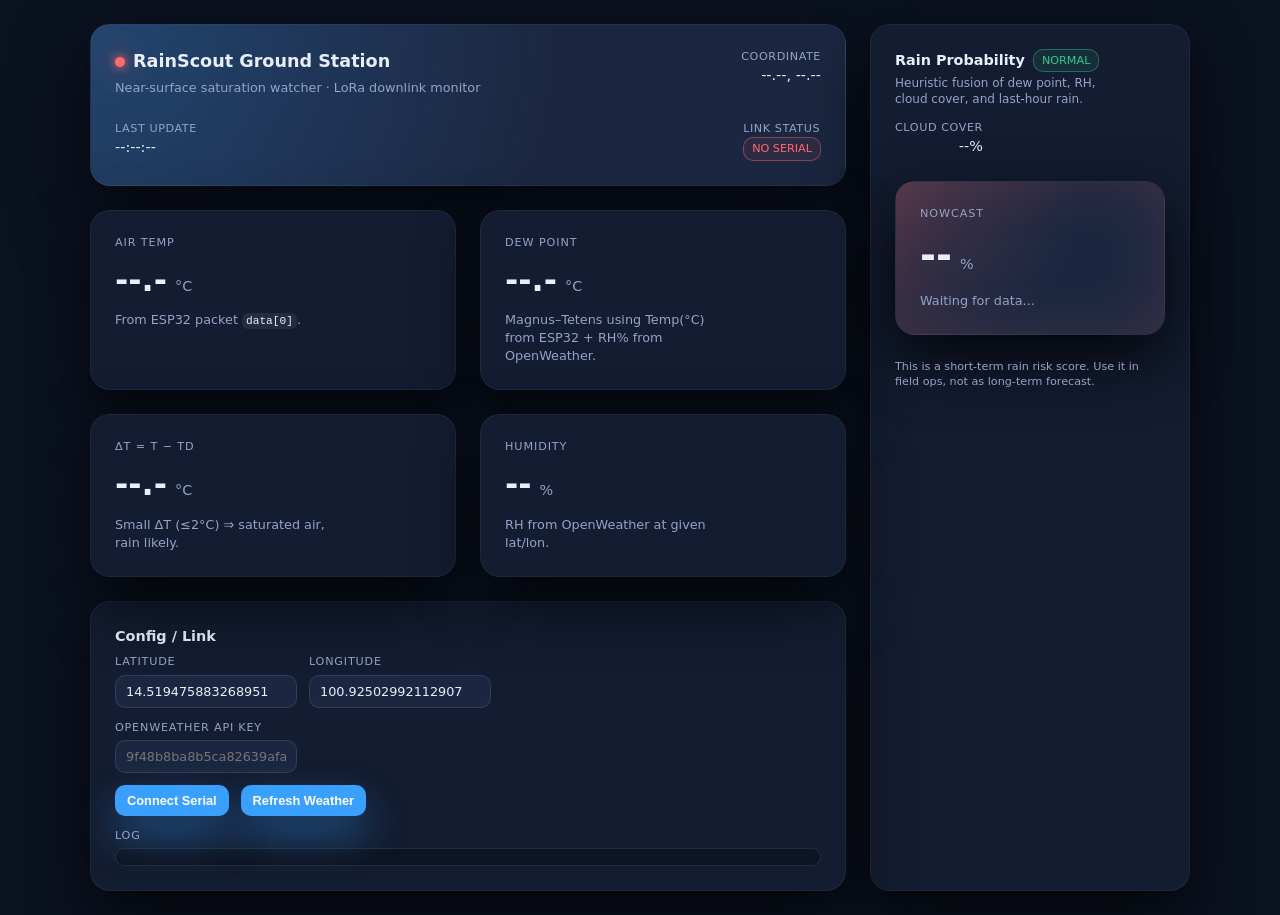
<file: rordor/index.html>
<!doctype html>
<html lang="en">
<head>
  <meta charset="utf-8" />
  <meta name="viewport" content="width=device-width, initial-scale=1" />
  <title>RainScout Ground Station</title>
  <style>
    :root {
      --bg: #0b1220;
      --panel: #131c30;
      --card: #1b2740;
      --ink: #e8eefc;
      --muted: #94a3c7;
      --good: #36c98e;
      --warn: #ffcc66;
      --bad: #ff6b6b;
      --accent: #3aa0ff;
      --radius-lg: 20px;
      --radius-sm: 10px;
      --gap-lg: 24px;
      --gap-sm: 12px;
      --font: ui-sans-serif, system-ui, -apple-system, "Segoe UI", Roboto, "Helvetica Neue", Arial, sans-serif;
    }

    * { box-sizing: border-box; }

    body {
      margin: 0;
      background-color: var(--bg);
      color: var(--ink);
      font-family: var(--font);
      line-height: 1.45;
      padding: 24px;
      display: flex;
      justify-content: center;
    }

    .layout {
      width: 100%;
      max-width: 1100px;
      display: grid;
      grid-template-columns: 1fr 320px;
      grid-template-areas:
        "head side"
        "main side"
        "cfg side";
      gap: var(--gap-lg);
    }

    @media(max-width: 900px) {
      .layout {
        grid-template-columns: 1fr;
        grid-template-areas:
          "head"
          "main"
          "side"
          "cfg";
      }
    }

    .header-card {
      grid-area: head;
      background: radial-gradient(circle at 0% 0%, rgba(58,160,255,0.25) 0%, rgba(27,39,64,0) 60%), var(--card);
      border-radius: var(--radius-lg);
      padding: var(--gap-lg);
      box-shadow: 0 30px 80px rgba(0,0,0,0.6);
      border: 1px solid rgba(255,255,255,0.05);
    }

    .header-top {
      display: flex;
      justify-content: space-between;
      flex-wrap: wrap;
      gap: var(--gap-sm);
    }

    .title-block h1 {
      font-size: 1.1rem;
      font-weight: 600;
      color: var(--ink);
      margin: 0;
      display: flex;
      align-items: center;
      gap: 8px;
    }

    .title-block h1 .dot {
      width: 10px;
      height: 10px;
      border-radius: 50%;
      background: var(--good);
      box-shadow: 0 0 10px var(--good), 0 0 30px var(--good);
    }

    .title-block .sub {
      color: var(--muted);
      font-size: 0.8rem;
      font-weight: 400;
      margin-top: 4px;
    }

    .coords {
      text-align: right;
      min-width: 160px;
    }
    .coords-label {
      color: var(--muted);
      font-size: 0.7rem;
      letter-spacing: .05em;
      text-transform: uppercase;
    }
    .coords-val {
      font-size: 0.9rem;
      color: var(--ink);
      font-variant-numeric: tabular-nums;
    }

    .header-bottom {
      margin-top: var(--gap-lg);
      font-size: 0.8rem;
      color: var(--muted);
      display: flex;
      justify-content: space-between;
      flex-wrap: wrap;
      gap: var(--gap-sm);
    }

    .last-update .val {
      color: var(--ink);
      font-weight: 500;
      font-size: 0.9rem;
    }

    .status-chip {
      background: rgba(54,201,142,0.1);
      color: var(--good);
      border: 1px solid rgba(54,201,142,0.4);
      font-size: 0.7rem;
      font-weight: 500;
      padding: 4px 8px;
      border-radius: var(--radius-sm);
      line-height: 1.2;
      display: inline-block;
      min-width: max-content;
    }

    .no-signal {
      background: rgba(255,107,107,0.08);
      border: 1px solid rgba(255,107,107,0.4);
      color: var(--bad);
    }

    .main-grid {
      grid-area: main;
      display: grid;
      gap: var(--gap-lg);
      grid-template-columns: repeat(auto-fit, minmax(min(240px,100%),1fr));
    }

    .card {
      background-color: var(--panel);
      border-radius: var(--radius-lg);
      padding: var(--gap-lg);
      box-shadow: 0 24px 60px rgba(0,0,0,0.7);
      border: 1px solid rgba(255,255,255,0.05);
      position: relative;
      overflow: hidden;
    }

    .card .label {
      color: var(--muted);
      font-size: 0.7rem;
      text-transform: uppercase;
      letter-spacing: .08em;
      margin-bottom: 6px;
    }

    .card .value-row {
      display: flex;
      align-items: baseline;
      gap: 8px;
      flex-wrap: wrap;
    }

    .card .value {
      font-size: 2rem;
      font-weight: 600;
      color: var(--ink);
      font-variant-numeric: tabular-nums;
    }

    .card .unit {
      font-size: 0.9rem;
      color: var(--muted);
    }

    .card .desc {
      font-size: 0.8rem;
      color: var(--muted);
      line-height: 1.4;
      margin-top: 8px;
      max-width: 220px;
    }

    .side-panel {
      grid-area: side;
      background-color: var(--panel);
      border-radius: var(--radius-lg);
      padding: var(--gap-lg);
      box-shadow: 0 24px 60px rgba(0,0,0,0.7);
      border: 1px solid rgba(255,255,255,0.05);
      min-height: 320px;
      display: flex;
      flex-direction: column;
      gap: var(--gap-lg);
    }

    .side-head {
      display: flex;
      justify-content: space-between;
      align-items: flex-start;
      flex-wrap: wrap;
      gap: var(--gap-sm);
    }

    .side-head .left .side-title {
      margin: 0;
      font-size: 0.9rem;
      font-weight: 600;
      color: var(--ink);
      display: flex;
      align-items: center;
      gap: 8px;
    }

    .side-head .left .side-sub {
      color: var(--muted);
      font-size: 0.75rem;
      margin-top: 4px;
      line-height: 1.3;
      max-width: 220px;
    }

    .risk-chip {
      font-size: 0.7rem;
      font-weight: 500;
      line-height: 1.2;
      padding: 4px 8px;
      border-radius: var(--radius-sm);
      border: 1px solid rgba(255,107,107,0.4);
      background: rgba(255,107,107,0.08);
      color: var(--bad);
      min-width: max-content;
    }

    .risk-chip.ok {
      border: 1px solid rgba(54,201,142,0.4);
      background: rgba(54,201,142,0.1);
      color: var(--good);
    }

    .risk-chip.warn {
      border: 1px solid rgba(255,204,102,0.4);
      background: rgba(255,204,102,0.08);
      color: var(--warn);
    }

    .rain-block {
      background: radial-gradient(circle at 0% 0%, rgba(255,107,107,0.18) 0%, rgba(27,39,64,0) 60%);
      border-radius: var(--radius-lg);
      border: 1px solid rgba(255,255,255,0.05);
      background-color: var(--card);
      padding: var(--gap-lg);
      box-shadow: inset 0 0 60px rgba(255,107,107,0.15), 0 24px 60px rgba(0,0,0,0.8);
    }

    .rain-label {
      color: var(--muted);
      font-size: 0.7rem;
      text-transform: uppercase;
      letter-spacing: .08em;
      margin-bottom: 6px;
    }
    .rain-row {
      display: flex;
      align-items: baseline;
      gap: 8px;
    }
    .rain-val {
      font-size: 2.4rem;
      font-weight: 600;
      color: var(--ink);
      font-variant-numeric: tabular-nums;
    }
    .rain-unit {
      font-size: 0.9rem;
      color: var(--muted);
    }
    .rain-hint {
      font-size: 0.8rem;
      color: var(--muted);
      line-height: 1.4;
      margin-top: 8px;
    }

    .foot-note {
      font-size: 0.7rem;
      color: var(--muted);
      line-height: 1.4;
    }

    .cfg-panel {
      grid-area: cfg;
      background-color: var(--panel);
      border-radius: var(--radius-lg);
      padding: var(--gap-lg);
      box-shadow: 0 24px 60px rgba(0,0,0,0.7);
      border: 1px solid rgba(255,255,255,0.05);
      color: var(--ink);
      font-size: 0.8rem;
    }

    .cfg-title {
      color: var(--ink);
      font-size: 0.9rem;
      font-weight: 600;
      margin: 0 0 8px 0;
      display: flex;
      align-items: center;
      gap: 8px;
    }

    .cfg-row {
      display: flex;
      flex-wrap: wrap;
      gap: 12px;
      margin-bottom: 12px;
    }

    label {
      display: block;
      font-size: 0.7rem;
      font-weight: 500;
      color: var(--muted);
      margin-bottom: 4px;
      text-transform: uppercase;
      letter-spacing: .07em;
    }

    input.cfg-input {
      background-color: var(--card);
      border: 1px solid rgba(255,255,255,0.1);
      border-radius: var(--radius-sm);
      color: var(--ink);
      padding: 8px 10px;
      font-size: 0.8rem;
      min-width: 120px;
      font-family: var(--font);
    }

    button.btn {
      appearance: none;
      cursor: pointer;
      background-color: var(--accent);
      border: 0;
      border-radius: var(--radius-sm);
      color: #fff;
      font-size: 0.8rem;
      font-weight: 600;
      line-height: 1.2;
      padding: 8px 12px;
      min-width: max-content;
      box-shadow: 0 20px 40px rgba(58,160,255,0.4);
    }
    button.btn:active {
      transform: scale(0.98);
    }

    .ok    { color: var(--good); }
    .warn  { color: var(--warn); }
    .bad   { color: var(--bad); }
    .muted { color: var(--muted); }

    code {
      background: rgba(255,255,255,0.07);
      color: var(--ink);
      border-radius: 6px;
      padding: 2px 4px;
      font-size: 0.7rem;
    }

    pre#logBox {
      background: #00000044;
      border: 1px solid rgba(255,255,255,0.1);
      border-radius: var(--radius-sm);
      color: var(--muted);
      font-size: 0.7rem;
      line-height: 1.4;
      padding: 8px;
      max-height: 160px;
      overflow-y: auto;
      margin: 0;
      white-space: pre-wrap;
      word-break: break-word;
    }
  </style>
</head>

<body>
  <div class="layout">

    <!-- HEADER -->
    <section class="header-card">
      <div class="header-top">
        <div class="title-block">
          <h1>
            <span class="dot" id="onlineDot"></span>
            RainScout Ground Station
          </h1>
          <div class="sub">
            Near-surface saturation watcher · LoRa downlink monitor
          </div>
        </div>

        <div class="coords">
          <div class="coords-label">COORDINATE</div>
          <div class="coords-val">
            <span id="lat">--.--</span>,
            <span id="lon">--.--</span>
          </div>
        </div>
      </div>

      <div class="header-bottom">
        <div class="last-update">
          <div class="coords-label">LAST UPDATE</div>
          <div class="val" id="lastUpdate">--:--:--</div>
        </div>

        <div>
          <div class="coords-label">LINK STATUS</div>
          <span class="status-chip" id="linkStatus">NO SERIAL</span>
        </div>
      </div>
    </section>

    <!-- MAIN METRIC CARDS -->
    <main class="main-grid">

      <!-- Temperature from ESP32 -->
      <div class="card">
        <div class="label">Air Temp</div>
        <div class="value-row">
          <div class="value" id="tempVal">--.-</div>
          <div class="unit">°C</div>
        </div>
        <div class="desc">
          From ESP32 packet <code>data[0]</code>.
        </div>
      </div>

      <!-- Dew Point (calc) -->
      <div class="card">
        <div class="label">Dew Point</div>
        <div class="value-row">
          <div class="value" id="dewVal">--.-</div>
          <div class="unit">°C</div>
        </div>
        <div class="desc">
          Magnus–Tetens using Temp(°C) from ESP32 + RH% from OpenWeather.
        </div>
      </div>

      <!-- Dew Point Depression -->
      <div class="card">
        <div class="label">ΔT = T − Td</div>
        <div class="value-row">
          <div class="value" id="dpdVal">--.-</div>
          <div class="unit">°C</div>
        </div>
        <div class="desc">
          Small ΔT (≤2°C) ⇒ saturated air, rain likely.
        </div>
      </div>

      <!-- Humidity from OpenWeather -->
      <div class="card">
        <div class="label">Humidity</div>
        <div class="value-row">
          <div class="value" id="rhVal">--</div>
          <div class="unit">%</div>
        </div>
        <div class="desc">
          RH from OpenWeather at given lat/lon.
        </div>
      </div>

    </main>

    <!-- RAIN PROBABILITY PANEL -->
    <aside class="side-panel">
      <div class="side-head">
        <div class="left">
          <h2 class="side-title">
            Rain Probability
            <span class="risk-chip ok" id="riskLabel">NORMAL</span>
          </h2>
          <div class="side-sub">
            Heuristic fusion of dew point, RH, cloud cover, and last-hour rain.
          </div>
        </div>
        <div class="right" style="text-align:right;">
          <div class="coords-label">CLOUD COVER</div>
          <div class="coords-val"><span id="cloudVal">--</span>%</div>
        </div>
      </div>

      <div class="rain-block">
        <div class="rain-label">Nowcast</div>
        <div class="rain-row">
          <div class="rain-val" id="rainProbVal">--</div>
          <div class="rain-unit">%</div>
        </div>
        <div class="rain-hint" id="rainHint">
          Waiting for data...
        </div>
      </div>

      <div class="foot-note">
        This is a short-term rain risk score.
        Use it in field ops, not as long-term forecast.
      </div>
    </aside>

    <!-- CONFIG / SERIAL / LOG -->
    <section class="cfg-panel">
      <h2 class="cfg-title">Config / Link</h2>

      <div class="cfg-row">
        <div>
          <label for="latInput">Latitude</label>
          <input class="cfg-input" id="latInput" value="14.519475883268951" />
        </div>
        <div>
          <label for="lonInput">Longitude</label>
          <input class="cfg-input" id="lonInput" value="100.92502992112907" />
        </div>
      </div>

      <div class="cfg-row">
        <div style="flex:1;">
          <label for="apiKeyInput">OpenWeather API Key</label>
          <input class="cfg-input" id="apiKeyInput" placeholder="9f48b8ba8b5ca82639afaab06e1d713b" />
        </div>
      </div>

      <div class="cfg-row">
        <button class="btn" id="connectSerialBtn">Connect Serial</button>
        <button class="btn" id="refreshWeatherBtn">Refresh Weather</button>
      </div>

      <label>Log</label>
      <pre id="logBox"></pre>
    </section>

  </div>

  <script>
    // ==========================================================
    // SECTION 1. Helpers: dew point, rain probability, clamps
    // ==========================================================

    function dewPointCelsius(Tc, RH) {
      // Magnus–Tetens
      const a = 17.62;
      const b = 243.12;
      const gamma = Math.log(RH/100.0) + (a * Tc) / (b + Tc);
      const Td = (b * gamma) / (a - gamma);
      return Td;
    }

    function clamp(x, lo, hi) {
      return Math.max(lo, Math.min(hi, x));
    }

    function rainProbability(DPD_c, RH_percent, cloud_percent, rain_last_hour_mm) {
      const moisture_score = clamp(1.0 - (DPD_c / 5.0), 0.0, 1.0);
      const rh_score       = clamp(RH_percent / 100.0, 0.0, 1.0);
      const cloud_score    = clamp(Math.pow(cloud_percent / 100.0, 0.7), 0.0, 1.0);

      const base_prob = 100.0 * moisture_score * rh_score * cloud_score;

      const rlh = rain_last_hour_mm || 0.0;
      const rain_boost = clamp(rlh / 2.0, 0.0, 1.0); // 2mm/hr -> up to +20
      const prob_with_boost = base_prob + 20.0 * rain_boost;

      return clamp(prob_with_boost, 0.0, 100.0);
    }

    function classifyRisk(prob) {
      if (prob >= 70) return {tag:"HIGH",   cls:"bad",  hint:"High likelihood of rain. Prepare cover."};
      if (prob >= 40) return {tag:"WATCH",  cls:"warn", hint:"Moist + cloudy. Stay alert."};
      return             {tag:"NORMAL", cls:"ok",   hint:"Low short-term rain risk."};
    }

    // ==========================================================
    // SECTION 2. DOM refs
    // ==========================================================
    const qs = id => document.getElementById(id);

    const tempValEl     = qs("tempVal");
    const dewValEl      = qs("dewVal");
    const dpdValEl      = qs("dpdVal");
    const rhValEl       = qs("rhVal");
    const cloudValEl    = qs("cloudVal");
    const rainProbValEl = qs("rainProbVal");
    const rainHintEl    = qs("rainHint");
    const riskLabelEl   = qs("riskLabel");
    const latEl         = qs("lat");
    const lonEl         = qs("lon");
    const lastUpdateEl  = qs("lastUpdate");
    const linkStatusEl  = qs("linkStatus");
    const onlineDotEl   = qs("onlineDot");
    const logBoxEl      = qs("logBox");

    const latInputEl    = qs("latInput");
    const lonInputEl    = qs("lonInput");
    const apiKeyInputEl = qs("apiKeyInput");
    const connectBtn    = qs("connectSerialBtn");
    const refreshBtn    = qs("refreshWeatherBtn");

    // ==========================================================
    // SECTION 3. State
    // ==========================================================
    let latestTempC = null;          // from ESP32 packet data[0]
    let latestRH = null;             // from OpenWeather (%)
    let latestCloud = null;          // from OpenWeather (%)
    let latestRain1h = 0.0;          // from OpenWeather (mm rain in last 1h)
    let port = null;
    let reader = null;
    let readingSerial = false;

    // ==========================================================
    // SECTION 4. Weather API fetch (OpenWeather current weather)
    //
    // We'll call:
    //   https://api.openweathermap.org/data/2.5/weather?lat=..&lon=..&appid=APIKEY&units=metric
    //
    // Response fields of interest:
    //   main.humidity       -> %
    //   clouds.all          -> %
    //   rain["1h"]          -> mm in last hour (optional)
    // ==========================================================
    async function fetchWeatherNow() {
      const lat = parseFloat(latInputEl.value);
      const lon = parseFloat(lonInputEl.value);
      const apiKey = apiKeyInputEl.value.trim();

      if (!apiKey) {
        appendLog("ERROR: Missing OpenWeather API key");
        return;
      }
      if (Number.isNaN(lat) || Number.isNaN(lon)) {
        appendLog("ERROR: Invalid lat/lon");
        return;
      }

      const url = `https://api.openweathermap.org/data/2.5/weather?lat=${lat}&lon=${lon}&appid=${apiKey}&units=metric`;

      try {
        const resp = await fetch(url);
        const data = await resp.json();

        // Extract
        latestRH = data?.main?.humidity ?? latestRH;
        latestCloud = data?.clouds?.all ?? latestCloud;

        if (data?.rain && data.rain["1h"] !== undefined) {
          latestRain1h = data.rain["1h"];
        } else {
          latestRain1h = 0.0;
        }

        // Update coords shown at top (fallback if GPS is dead)
        latEl.textContent = lat.toFixed(5);
        lonEl.textContent = lon.toFixed(5);

        appendLog("Weather updated: RH=" + latestRH + "% Cloud=" + latestCloud + "% Rain1h=" + latestRain1h + "mm");

        refreshUI();
      } catch (err) {
        appendLog("Weather fetch fail: " + err);
      }
    }

    // ==========================================================
    // SECTION 5. Serial handling with Web Serial API
    //
    // This will prompt you to pick the USB device (ESP32).
    // The ESP32 should print lines of JSON like:
    // {"cmd":0.00,"time":1156.50,"type":3.00,"data":[32.79,0.00,0.00,0.00,0.00,0.00]}
    //
    // We parse data[0] as temperature °C.
    // ==========================================================
    async function connectSerial() {
      try {
        port = await navigator.serial.requestPort();
        await port.open({ baudRate: 115200 });

        linkStatusEl.textContent = "SERIAL OK";
        linkStatusEl.classList.remove("no-signal");
        onlineDotEl.style.background = "var(--good)";
        onlineDotEl.style.boxShadow = "0 0 10px var(--good),0 0 30px var(--good)";
        appendLog("Serial connected.");

        const decoder = new TextDecoderStream();
        const readableStreamClosed = port.readable.pipeTo(decoder.writable);
        reader = decoder.readable.getReader();
        readingSerial = true;

        readSerialLoop().catch(err => {
          appendLog("Serial read error: " + err);
        });

      } catch (err) {
        appendLog("Serial connect failed: " + err);
        linkStatusEl.textContent = "NO SERIAL";
        linkStatusEl.classList.add("no-signal");
        onlineDotEl.style.background = "var(--bad)";
        onlineDotEl.style.boxShadow = "0 0 10px var(--bad),0 0 30px var(--bad)";
      }
    }

    async function readSerialLoop() {
      let buffer = "";
      while (readingSerial) {
        const { value, done } = await reader.read();
        if (done) {
          appendLog("Serial reader closed");
          break;
        }

        buffer += value;

        // Split by newline in case ESP32 sends lines separated by '\n'
        let lines = buffer.split(/\r?\n/);
        // keep the last partial line in buffer
        buffer = lines.pop();

        for (const line of lines) {
          handleSerialLine(line.trim());
        }
      }
    }

    function handleSerialLine(line) {
      if (!line) return;

      // Show raw line in log (trim so it doesn't explode UI)
      appendLog("RX " + line);

      // Try parse JSON
      try {
        const obj = JSON.parse(line);
        // Expect obj.data[0] = temperature C
        if (obj && obj.data && obj.data.length > 0) {
          const tempCandidate = obj.data[0];
          if (typeof tempCandidate === "number") {
            latestTempC = tempCandidate;
          }
        }

        // Optional: time from packet, could feed lastUpdate
        if (obj && typeof obj.time === "number") {
          const nowLocal = new Date().toLocaleTimeString();
          lastUpdateEl.textContent = nowLocal + " (t=" + obj.time.toFixed(2) + "s)";
        } else {
          lastUpdateEl.textContent = new Date().toLocaleTimeString();
        }

        refreshUI();
      } catch (err) {
        appendLog("JSON parse error: " + err);
      }
    }

    // ==========================================================
    // SECTION 6. UI refresh logic
    //
    // This recomputes dew point, delta T, rain probability.
    // Needs:
    //   latestTempC from ESP32
    //   latestRH, latestCloud, latestRain1h from OpenWeather
    // ==========================================================
    function refreshUI() {
      // Update temp field
      if (typeof latestTempC === "number") {
        tempValEl.textContent = latestTempC.toFixed(2);
      }

      // Update RH / Cloud
      if (typeof latestRH === "number") {
        rhValEl.textContent = latestRH.toFixed(0);
      }
      if (typeof latestCloud === "number") {
        cloudValEl.textContent = latestCloud.toFixed(0);
      }

      // Compute dew point + rain probability if we have required data
      if (
        typeof latestTempC === "number" &&
        typeof latestRH === "number" &&
        typeof latestCloud === "number"
      ) {
        const Td = dewPointCelsius(latestTempC, latestRH);
        const DPD = latestTempC - Td;
        const prob = rainProbability(DPD, latestRH, latestCloud, latestRain1h);

        dewValEl.textContent = Td.toFixed(2);
        dpdValEl.textContent = DPD.toFixed(2);
        rainProbValEl.textContent = prob.toFixed(0);

        // risk classification
        const risk = classifyRisk(prob);
        riskLabelEl.textContent = risk.tag;
        riskLabelEl.className = "risk-chip " + risk.cls;
        rainHintEl.textContent = risk.hint;
      } else {
        // if missing something, show waiting
        if (typeof latestTempC !== "number") {
          rainHintEl.textContent = "Waiting for ESP32 temperature...";
        } else if (typeof latestRH !== "number") {
          rainHintEl.textContent = "Waiting for humidity from OpenWeather...";
        } else if (typeof latestCloud !== "number") {
          rainHintEl.textContent = "Waiting for cloud cover from OpenWeather...";
        }
      }
    }

    // ==========================================================
    // SECTION 7. Small utilities
    // ==========================================================
    function appendLog(msg) {
      const timestamp = new Date().toLocaleTimeString();
      logBoxEl.textContent =
        `[${timestamp}] ${msg}\n` + logBoxEl.textContent;
    }

    // ==========================================================
    // SECTION 8. Wire up buttons
    // ==========================================================
    connectBtn.addEventListener("click", () => {
      if (!("serial" in navigator)) {
        appendLog("ERROR: Web Serial API not supported in this browser. Use Chrome / Edge.");
        return;
      }
      connectSerial();
    });

    refreshBtn.addEventListener("click", () => {
      fetchWeatherNow().then(refreshUI);
    });

    // On load, set UI to "disconnected"
    linkStatusEl.textContent = "NO SERIAL";
    linkStatusEl.classList.add("no-signal");
    onlineDotEl.style.background = "var(--bad)";
    onlineDotEl.style.boxShadow = "0 0 10px var(--bad),0 0 30px var(--bad)";

    // We won't auto-fetch weather because we need API key first.
    // User will press "Refresh Weather".
  </script>
</body>
</html>
</file>
